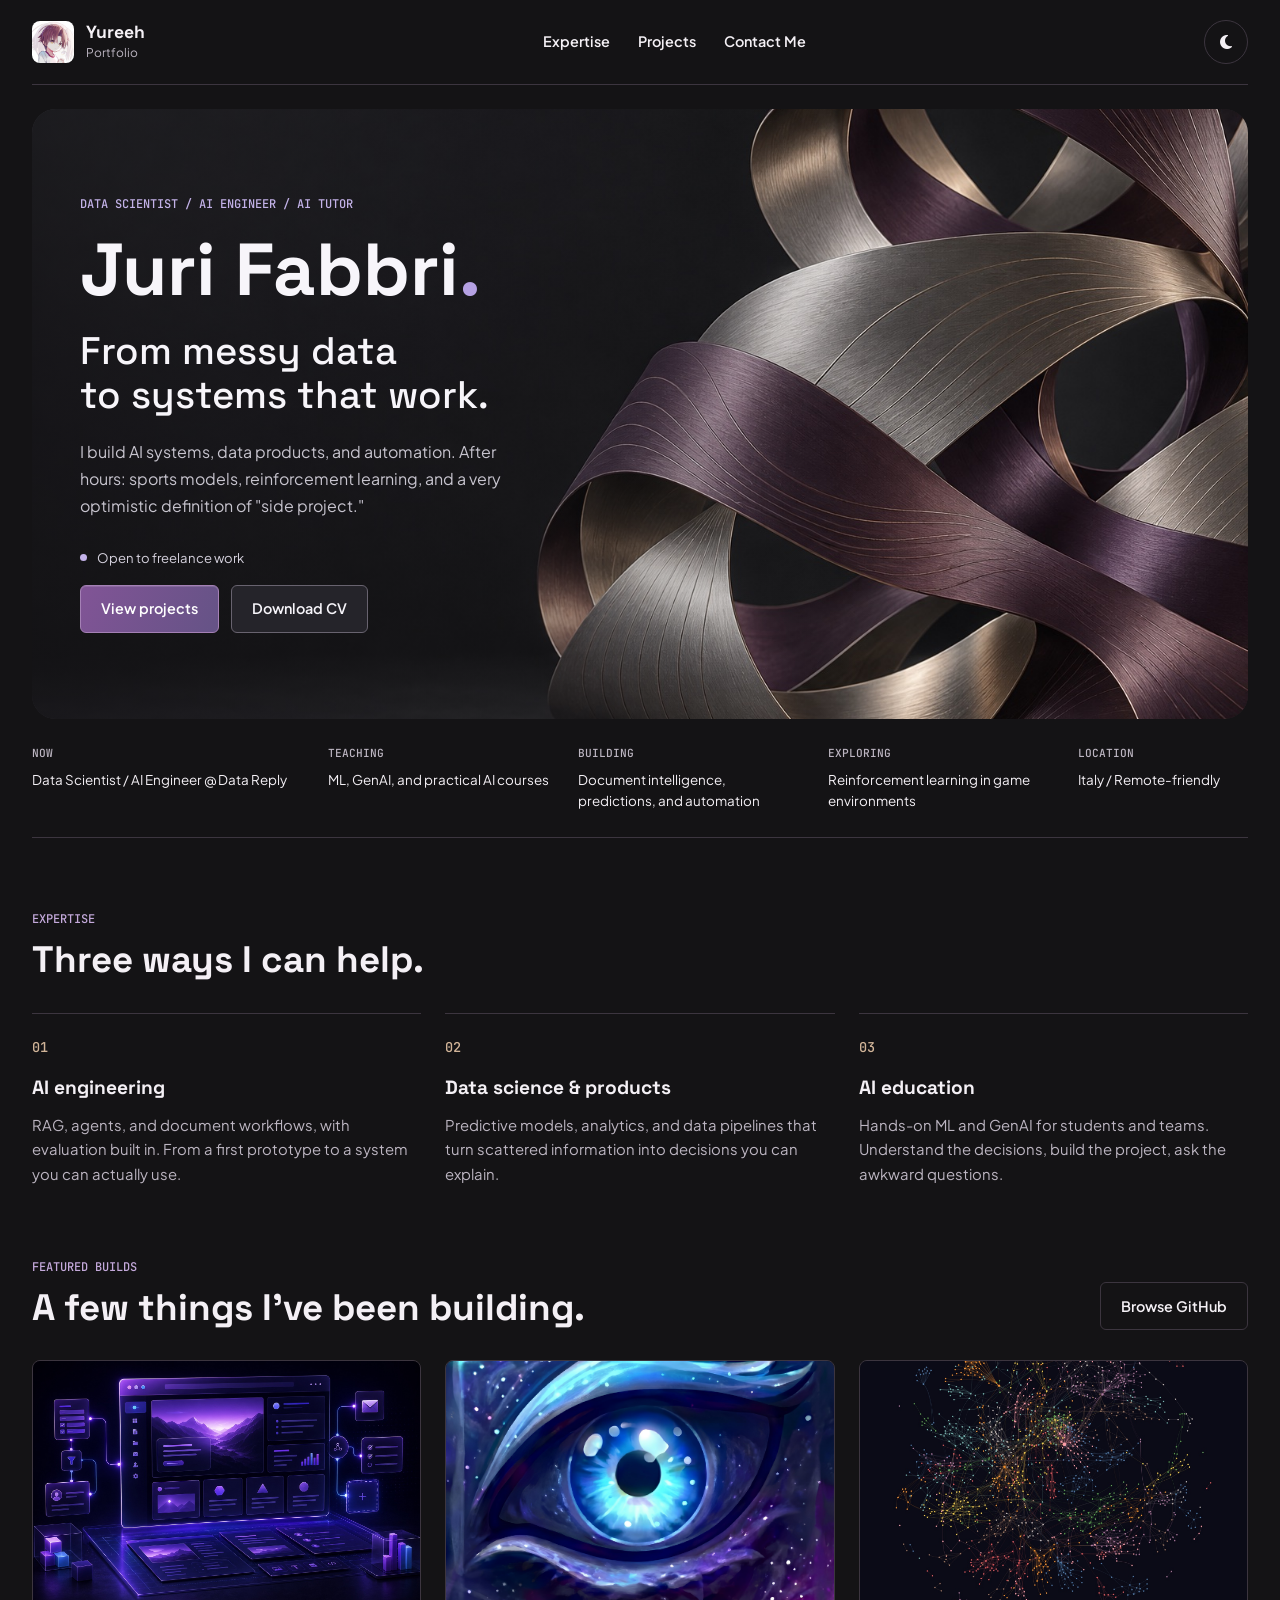
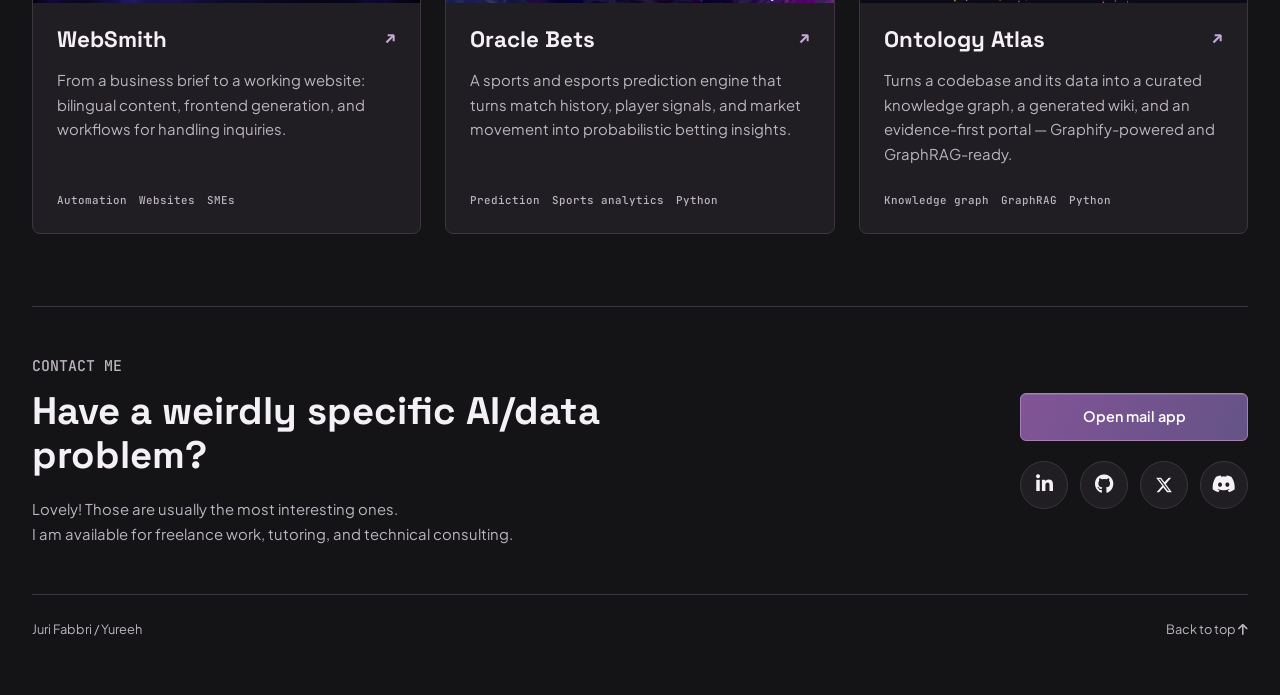
<file: index.html>
<!doctype html>
<html lang="en" xml:lang="en">
  <head>
    <title>Juri Fabbri | Data Scientist & AI Engineer</title>
    <meta charset="utf-8" />
    <meta
      name="viewport"
      content="width=device-width, initial-scale=1"
    />
    <meta
      name="description"
      content="Juri Fabbri, aka Yureeh. Data Scientist and AI Engineer building AI systems, automation workflows, data products, and suspiciously serious side projects."
    />
    <link rel="stylesheet" href="assets/css/fontawesome-all.min.css" />
    <link rel="stylesheet" href="assets/css/main.css?v=20" />
    <link rel="icon" type="image/svg+xml" sizes="any" href="/favicon.svg?v=4" />
  </head>
  <body class="is-preload" data-theme="dark">
    <div class="page">
      <header class="site-header">
        <a class="brand" href="#top" aria-label="Go to top">
          <img
            src="assets/css/images/icon.png"
            alt="Yureeh avatar"
            class="brand-avatar"
          />
          <span>
            <strong>Yureeh</strong>
            <small>Portfolio</small>
          </span>
        </a>

        <nav class="site-nav" aria-label="Main navigation">
          <a href="#services">Expertise</a>
          <a href="#projects">Projects</a>
          <a href="#contact">Contact Me</a>
        </nav>

        <div class="header-actions">
          <button class="theme-toggle" type="button" aria-label="Toggle theme">
            <i class="toggle-icon fas fa-moon" aria-hidden="true"></i>
          </button>
        </div>
      </header>

      <main id="top">
        <section class="hero" aria-labelledby="hero-title">
          <div class="hero-content">
            <p class="eyebrow">Data Scientist / AI Engineer / AI Tutor</p>
            <h1 id="hero-title">Juri Fabbri<span class="name-period">.</span></h1>
            <p class="hero-statement">From messy data<br />to systems that work.</p>
            <p class="lead">
              I build AI systems, data products, and automation. After hours:
              sports models, reinforcement learning, and a very optimistic definition of "side project."
            </p>
            <div class="availability-pill">
              <span class="status-dot" aria-hidden="true"></span>
              Open to freelance work
            </div>
            <div class="hero-actions">
              <a class="btn primary" href="#projects">View projects</a>
              <a class="btn subtle" href="data/Juri_Fabbri_Resume.pdf" download
                >Download CV</a
              >
            </div>
          </div>

        </section>

          <aside class="signal-panel" aria-label="Current focus">
            <dl class="signal-list">
              <div>
                <dt>Now</dt>
                <dd>Data Scientist / AI Engineer @ Data Reply</dd>
              </div>
              <div>
                <dt>Teaching</dt>
                <dd>ML, GenAI, and practical AI courses</dd>
              </div>
              <div>
                <dt>Building</dt>
                <dd>Document intelligence, predictions, and automation</dd>
              </div>
              <div>
                <dt>Exploring</dt>
                <dd>Reinforcement learning in game environments</dd>
              </div>
              <div>
                <dt>Location</dt>
                <dd>Italy / Remote-friendly</dd>
              </div>
            </dl>
          </aside>

        <section class="services" id="services">
          <div class="section-heading">
            <p class="eyebrow">Expertise</p>
            <h2>Three ways I can help.</h2>
          </div>
          <div class="service-grid">
            <article class="service-card">
              <span class="service-number" aria-hidden="true">01</span>
              <h3>AI engineering</h3>
              <p>
                RAG, agents, and document workflows, with evaluation built in.
                From a first prototype to a system you can actually use.
              </p>
            </article>
            <article class="service-card">
              <span class="service-number" aria-hidden="true">02</span>
              <h3>Data science & products</h3>
              <p>
                Predictive models, analytics, and data pipelines that turn
                scattered information into decisions you can explain.
              </p>
            </article>
            <article class="service-card">
              <span class="service-number" aria-hidden="true">03</span>
              <h3>AI education</h3>
              <p>
                Hands-on ML and GenAI for students and teams. Understand the
                decisions, build the project, ask the awkward questions.
              </p>
            </article>
          </div>
        </section>

        <section class="projects" id="projects">
          <div class="section-heading split">
            <div>
              <p class="eyebrow">Featured builds</p>
              <h2>A few things I've been building.</h2>
            </div>
            <a
              class="btn subtle"
              href="https://github.com/Yureehh?tab=repositories"
              rel="noopener noreferrer"
              target="_blank"
              >Browse GitHub</a
            >
          </div>

          <div class="projects-grid">
            <a class="project-card" href="websmith/" aria-label="WebSmith page">
              <div
                class="project-thumb"
                style="--thumb-image: url(&quot;../../data/websmith.jpg&quot;)"
              >
                <span>WebSmith</span>
              </div>
              <div class="project-body">
                <h3>WebSmith</h3>
                <p>
                  From a business brief to a working website: bilingual content,
                  frontend generation, and workflows for handling inquiries.
                </p>
                <div class="tag-row">
                  <span>Automation</span>
                  <span>Websites</span>
                  <span>SMEs</span>
                </div>
              </div>
            </a>

            <a
              class="project-card"
              href="https://github.com/Yureehh/Oracle-Bets"
              rel="noopener noreferrer"
              target="_blank"
              aria-label="Oracle Bets repository"
            >
              <div
                class="project-thumb"
                style="
                  --thumb-image: url(&quot;../../data/oracle_bets.jpg&quot;);
                "
              >
                <span>Oracle Bets</span>
              </div>
              <div class="project-body">
                <h3>Oracle Bets</h3>
                <p>
                  A sports and esports prediction engine that turns match
                  history, player signals, and market movement into
                  probabilistic betting insights.
                </p>
                <div class="tag-row">
                  <span>Prediction</span>
                  <span>Sports analytics</span>
                  <span>Python</span>
                </div>
              </div>
            </a>

            <a
              class="project-card"
              href="https://github.com/Yureehh/ontology_atlas"
              rel="noopener noreferrer"
              target="_blank"
              aria-label="Ontology Atlas repository"
            >
              <div
                class="project-thumb"
                style="
                  --thumb-image: url(&quot;../../data/ontology-atlas.jpg&quot;);
                "
              >
                <span>Ontology Atlas</span>
              </div>
              <div class="project-body">
                <h3>Ontology Atlas</h3>
                <p>
                  Turns a codebase and its data into a curated knowledge graph,
                  a generated wiki, and an evidence-first portal —
                  Graphify-powered and GraphRAG-ready.
                </p>
                <div class="tag-row">
                  <span>Knowledge graph</span>
                  <span>GraphRAG</span>
                  <span>Python</span>
                </div>
              </div>
            </a>
          </div>
        </section>

        <section class="contact" id="contact">
          <div>
            <p class="eyebrow">Contact Me</p>
            <h2>Have a weirdly specific AI/data problem?</h2>
            <p>
              Lovely! Those are usually the most interesting ones.<br />
              I am available for freelance work, tutoring, and technical
              consulting.
            </p>
          </div>
          <div class="contact-actions" aria-label="Contact links">
            <a
              class="social-link social-linkedin"
              href="https://www.linkedin.com/in/juri-fabbri/"
              rel="noopener noreferrer"
              target="_blank"
              aria-label="LinkedIn"
            >
              <i class="fab fa-linkedin-in"></i>
            </a>
            <a
              class="social-link social-github"
              href="https://github.com/Yureehh"
              rel="noopener noreferrer"
              target="_blank"
              aria-label="GitHub"
            >
              <i class="fab fa-github"></i>
            </a>
            <a
              class="btn primary email-action contact-mail"
              href="mailto:fabbri.juri@gmail.com"
              data-copy="fabbri.juri@gmail.com"
              data-toast="Email copied to clipboard"
              >Open mail app</a
            >
            <a
              class="social-link social-x"
              href="https://x.com/Yureewastaken"
              rel="noopener noreferrer"
              target="_blank"
              aria-label="X"
            >
              <svg viewBox="0 0 24 24" aria-hidden="true">
                <path
                  d="M18.244 2.25h3.308l-7.227 8.26L22.5 21.75h-6.4l-5.014-6.552-5.73 6.552H2.048l7.73-8.84L1.5 2.25h6.564l4.53 5.995zM17.07 19.75h1.833L7.07 4.145H5.11z"
                />
              </svg>
            </a>
            <button
              class="social-link social-discord"
              type="button"
              data-copy="yureeh"
              data-toast="Discord username copied"
              aria-label="Discord"
            >
              <i class="fab fa-discord"></i>
            </button>
          </div>
        </section>
      </main>
      <footer class="site-footer"><span>Juri Fabbri / Yureeh</span><a href="#top">Back to top <i class="fas fa-arrow-up" aria-hidden="true"></i></a></footer>
    </div>

    <script>
      document.addEventListener("DOMContentLoaded", () => {
        document.body.classList.remove("is-preload");

        const themeToggle = document.querySelector(".theme-toggle");
        const toggleIcon = document.querySelector(".toggle-icon");
        const storedTheme = localStorage.getItem("theme");
        const initialTheme = storedTheme || "dark";

        document.body.dataset.theme = initialTheme;
        toggleIcon.classList.toggle("fa-moon", initialTheme === "dark");
        toggleIcon.classList.toggle("fa-sun", initialTheme !== "dark");

        themeToggle.addEventListener("click", () => {
          const nextTheme =
            document.body.dataset.theme === "dark" ? "light" : "dark";
          document.body.dataset.theme = nextTheme;
          localStorage.setItem("theme", nextTheme);
          toggleIcon.classList.toggle("fa-moon", nextTheme === "dark");
          toggleIcon.classList.toggle("fa-sun", nextTheme !== "dark");
        });

        const showToast = (target, message) => {
          const toast = document.createElement("div");
          toast.className = "copy-toast";
          toast.setAttribute("role", "status");
          const copiedText = target.dataset.copy;
          toast.innerHTML = copiedText
            ? `<strong>${message}</strong><span>${copiedText}</span>`
            : `<strong>${message}</strong>`;
          document.body.appendChild(toast);
          requestAnimationFrame(() => toast.classList.add("show"));
          setTimeout(() => {
            toast.classList.remove("show");
            setTimeout(() => toast.remove(), 220);
          }, 1900);
        };

        document.querySelectorAll("[data-copy]").forEach((target) => {
          target.addEventListener("click", async () => {
            const text = target.dataset.copy;
            if (!text) return;
            if (navigator.clipboard && window.isSecureContext) {
              try {
                await navigator.clipboard.writeText(text);
                showToast(target, target.dataset.toast || "Copied");
                return;
              } catch {}
            }
            showToast(target, "You can reach me here");
          });
        });

      });
    </script>
  </body>
</html>
</file>
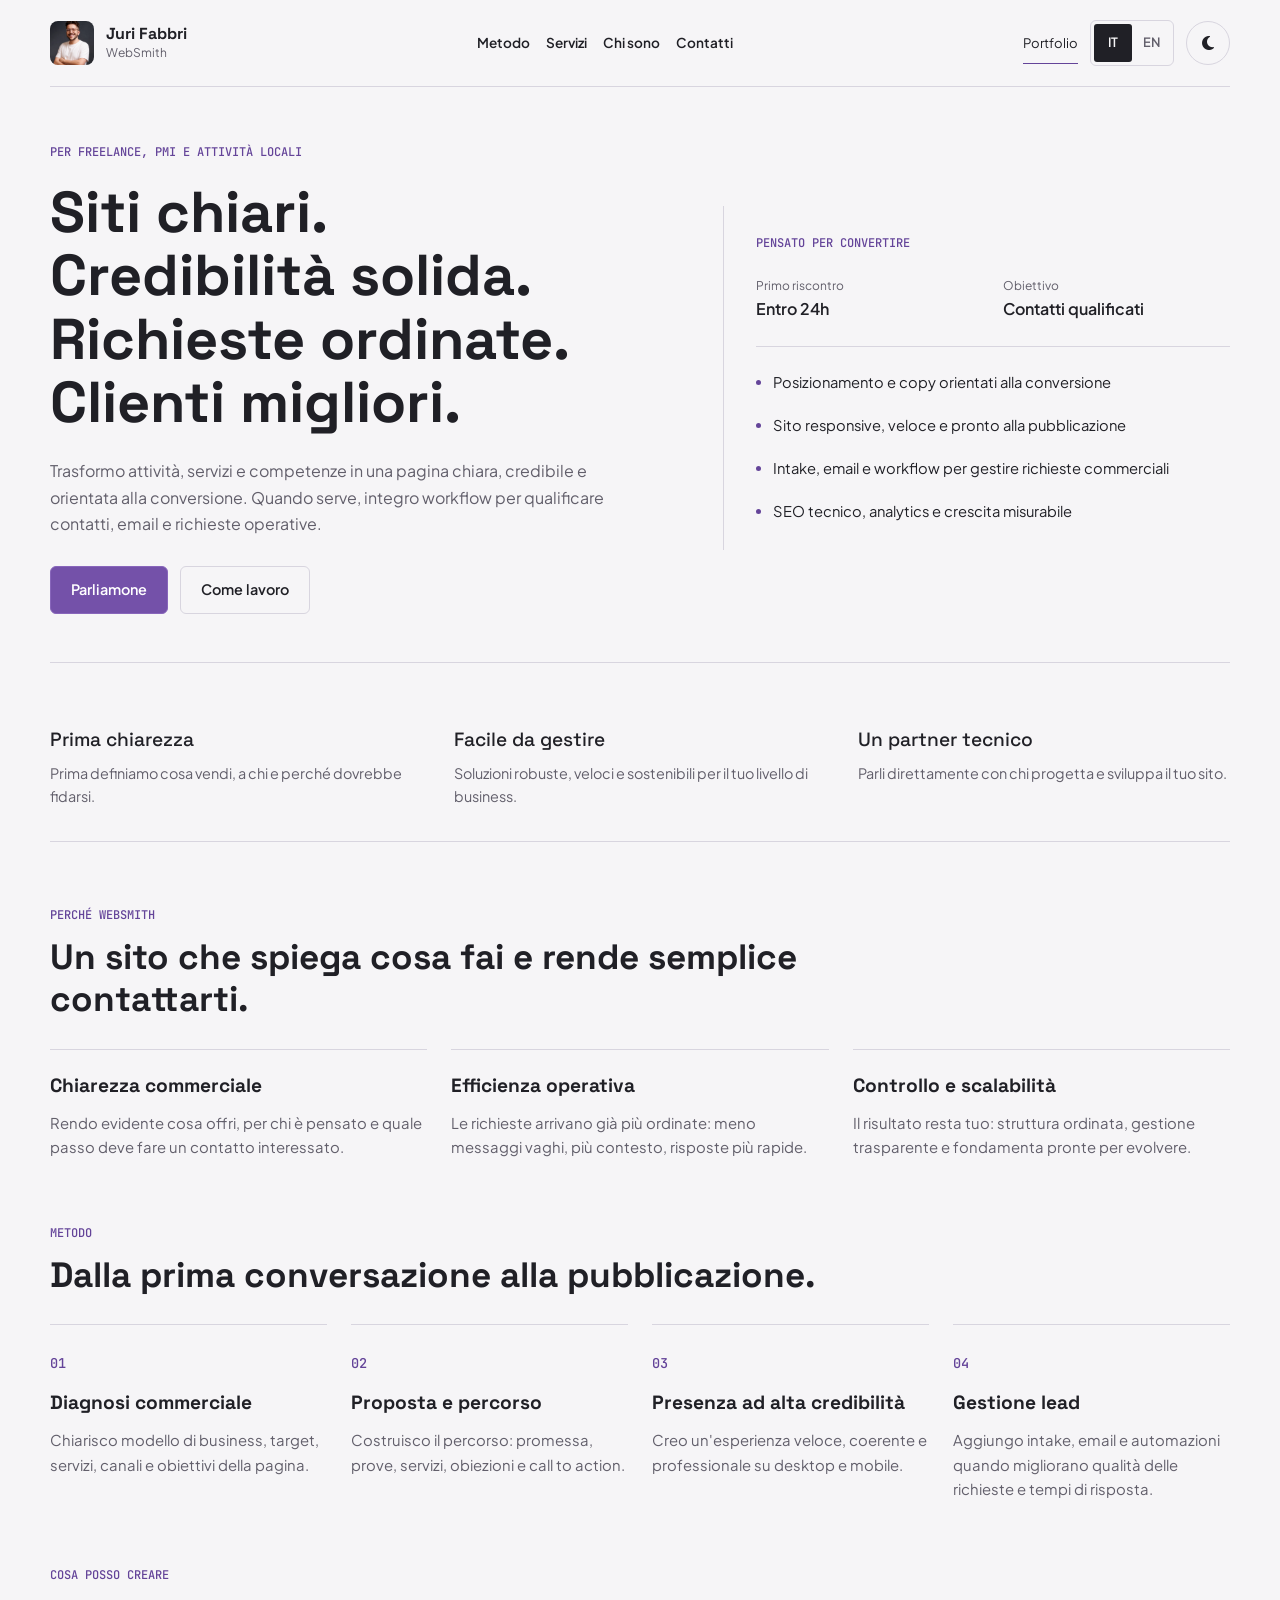
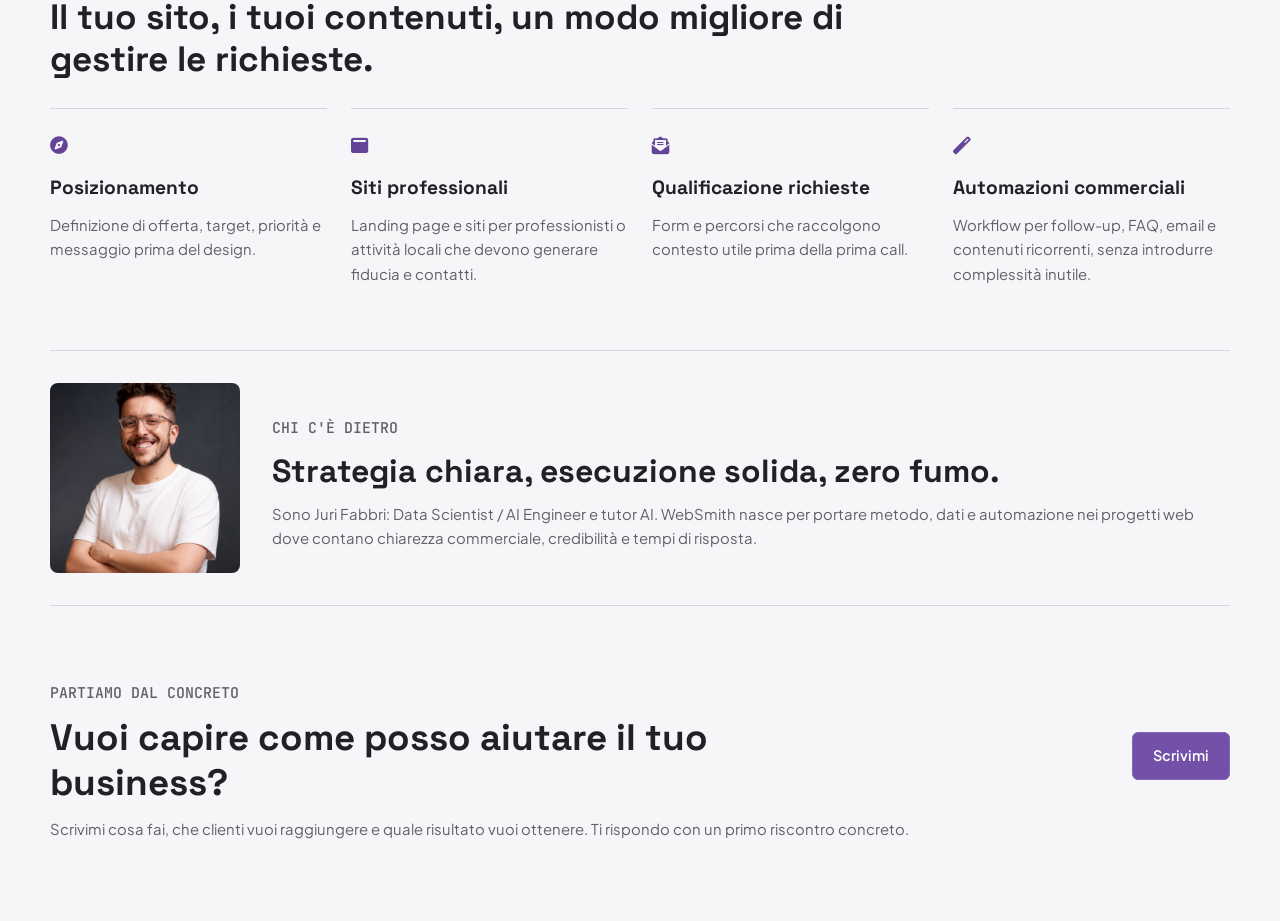
<file: websmith/index.html>
<!DOCTYPE html>
<html lang="it" xml:lang="it">
  <head>
    <title>WebSmith | Juri Fabbri</title>
    <meta charset="utf-8" />
    <meta
      name="viewport"
      content="width=device-width, initial-scale=1"
    />
    <meta
      name="description"
      content="WebSmith di Juri Fabbri: siti web professionali, posizionamento chiaro e automazioni operative per freelance, PMI e attività locali."
    />
    <link rel="stylesheet" href="../assets/css/fontawesome-all.min.css" />
    <link rel="stylesheet" href="../assets/css/builder.css?v=17" />
    <link
      rel="icon"
      type="image/svg+xml"
      sizes="any"
      href="/favicon.svg?v=4"
    />
  </head>
  <body data-theme="light">
    <header class="topbar">
      <a class="brand" href="#top" aria-label="Go to WebSmith top">
        <img
          class="brand-avatar"
          src="../assets/css/images/juri-avatar.png"
          alt="Juri Fabbri"
        />
        <span>
          <strong>Juri Fabbri</strong>
          <small>WebSmith</small>
        </span>
      </a>

      <nav class="nav" aria-label="Service navigation">
        <a href="#method" data-it="Metodo" data-en="Method">Metodo</a>
        <a href="#offer" data-it="Servizi" data-en="Services">Servizi</a>
        <a href="#about" data-it="Chi sono" data-en="About">Chi sono</a>
        <a href="#contact" data-it="Contatti" data-en="Contact">Contatti</a>
      </nav>

      <div class="top-actions">
        <a
          class="portfolio-link"
          href="../"
          data-it="Portfolio"
          data-en="Portfolio"
          >Portfolio</a
        >
        <div class="lang-switch" aria-label="Language switch">
          <button class="active" type="button" data-lang-button="it">IT</button>
          <button type="button" data-lang-button="en">EN</button>
        </div>
        <button class="theme-toggle" type="button" aria-label="Tema scuro">
          <i class="theme-icon fas fa-moon" aria-hidden="true"></i>
        </button>
      </div>
    </header>

    <main id="top">
      <section class="hero" aria-labelledby="hero-title">
        <div class="hero-shell">
          <div class="hero-copy">
            <p
              class="eyebrow"
              data-it="Per freelance, PMI e attività locali"
              data-en="For freelancers, SMEs and local businesses"
            >
              Per freelance, PMI e attività locali
            </p>
            <h1
              id="hero-title"
              data-lines="true"
              data-it="Siti chiari.|Credibilità solida.|Richieste ordinate.|Clienti migliori."
              data-en="Clear websites.|Solid trust.|Better workflows.|Better inquiries."
            >
              Siti chiari.<br />
              Credibilità solida.<br />
              Richieste ordinate.<br />
              Clienti migliori.
            </h1>
            <p
              class="lead"
              data-it="Trasformo attività, servizi e competenze in una pagina chiara, credibile e orientata alla conversione. Quando serve, integro workflow per qualificare contatti, email e richieste operative."
              data-en="I turn businesses, services, and expertise into a clear, credible, conversion-oriented page. When useful, I integrate workflows to qualify leads, emails, and operational requests."
            >
              Trasformo attività, servizi e competenze in una pagina chiara,
              credibile e orientata alla conversione. Quando serve, integro
              workflow per qualificare contatti, email e richieste operative.
            </p>
            <div class="hero-actions">
              <a
                class="btn primary"
                href="https://mail.google.com/mail/?view=cm&fs=1&to=fabbri.juri@gmail.com&su=WebSmith%20inquiry"
                rel="noopener noreferrer"
                target="_blank"
                data-copy="fabbri.juri@gmail.com"
                data-toast-it="Email copiata negli appunti"
                data-toast-en="Email copied to clipboard"
                data-it="Parliamone"
                data-en="Let's talk"
                >Parliamone</a
              >
              <a
                class="btn secondary"
                href="#method"
                data-it="Come lavoro"
                data-en="How I work"
                >Come lavoro</a
              >
            </div>
          </div>

          <aside class="hero-summary" aria-label="WebSmith summary">
            <p class="summary-label" data-it="Pensato per convertire" data-en="Built to convert">
              Pensato per convertire
            </p>
            <div class="summary-grid">
              <div>
                <span data-it="Primo riscontro" data-en="First response">Primo riscontro</span>
                <strong data-it="Entro 24h" data-en="Within 24h"
                  >Entro 24h</strong
                >
              </div>
              <div>
                <span data-it="Obiettivo" data-en="Goal">Obiettivo</span>
                <strong data-it="Contatti qualificati" data-en="Qualified leads"
                  >Contatti qualificati</strong
                >
              </div>
            </div>
            <ul>
              <li
                data-it="Posizionamento e copy orientati alla conversione"
                data-en="Conversion-ready positioning and copy"
              >
                Posizionamento e copy orientati alla conversione
              </li>
              <li
                data-it="Sito responsive, veloce e pronto alla pubblicazione"
                data-en="Fast responsive site, ready to publish"
              >
                Sito responsive, veloce e pronto alla pubblicazione
              </li>
              <li
                data-it="Intake, email e workflow per gestire richieste commerciali"
                data-en="Lead intake, email, and request workflows"
              >
                Intake, email e workflow per gestire richieste commerciali
              </li>
              <li
                data-it="SEO tecnico, analytics e crescita misurabile"
                data-en="Technical SEO, analytics, and measurable growth"
              >
                SEO tecnico, analytics e crescita misurabile
              </li>
            </ul>
          </aside>
        </div>
      </section>

      <section class="proof-strip" aria-label="Service strengths">
        <div>
          <strong data-it="Prima chiarezza" data-en="Clarity first"
            >Prima chiarezza</strong
          >
          <span
            data-it="Prima definiamo cosa vendi, a chi e perché dovrebbe fidarsi."
            data-en="First we define what you sell, to whom, and why they should trust you."
            >Prima definiamo cosa vendi, a chi e perché dovrebbe fidarsi.</span
          >
        </div>
        <div>
          <strong data-it="Facile da gestire" data-en="Easy to maintain"
            >Facile da gestire</strong
          >
          <span
            data-it="Soluzioni robuste, veloci e sostenibili per il tuo livello di business."
            data-en="Robust, fast, sustainable solutions for your business stage."
            >Soluzioni robuste, veloci e sostenibili per il tuo livello di business.</span
          >
        </div>
        <div>
          <strong data-it="Un partner tecnico" data-en="One technical partner"
            >Un partner tecnico</strong
          >
          <span
            data-it="Parli direttamente con chi progetta e sviluppa il tuo sito."
            data-en="Work directly with the person designing and building your site."
            >Parli direttamente con chi progetta e sviluppa il tuo sito.</span
          >
        </div>
      </section>

      <section class="section why">
        <div class="section-heading">
          <p class="eyebrow" data-it="Perché WebSmith" data-en="Why WebSmith">
            Perché WebSmith
          </p>
          <h2
            data-it="Un sito che spiega cosa fai e rende semplice contattarti."
            data-en="A website that explains your work and makes it easy to contact you."
          >
            Un sito che spiega cosa fai e rende semplice contattarti.
          </h2>
        </div>
        <div class="why-grid">
          <article>
            <h3 data-it="Chiarezza commerciale" data-en="Commercial clarity">
              Chiarezza commerciale
            </h3>
            <p
              data-it="Rendo evidente cosa offri, per chi è pensato e quale passo deve fare un contatto interessato."
              data-en="I make clear what you offer, who it is for, and what step an interested contact should take."
            >
              Rendo evidente cosa offri, per chi è pensato e quale passo deve
              fare un contatto interessato.
            </p>
          </article>
          <article>
            <h3 data-it="Efficienza operativa" data-en="Operational efficiency">
              Efficienza operativa
            </h3>
            <p
              data-it="Le richieste arrivano già più ordinate: meno messaggi vaghi, più contesto, risposte più rapide."
              data-en="Inquiries arrive already structured: fewer vague messages, more context, faster replies."
            >
              Le richieste arrivano già più ordinate: meno messaggi vaghi, più
              contesto, risposte più rapide.
            </p>
          </article>
          <article>
            <h3 data-it="Controllo e scalabilità" data-en="Control and scalability">
              Controllo e scalabilità
            </h3>
            <p
              data-it="Il risultato resta tuo: struttura ordinata, gestione trasparente e fondamenta pronte per evolvere."
              data-en="The result stays yours: organized structure, transparent management, and foundations ready to evolve."
            >
              Il risultato resta tuo: struttura ordinata, gestione trasparente e
              fondamenta pronte per evolvere.
            </p>
          </article>
        </div>
      </section>

      <section class="section" id="method">
        <div class="section-heading">
          <p class="eyebrow" data-it="Metodo" data-en="Method">Metodo</p>
          <h2
            data-it="Dalla prima conversazione alla pubblicazione."
            data-en="From our first conversation to launch."
          >
            Dalla prima conversazione alla pubblicazione.
          </h2>
        </div>

        <div class="steps">
          <article>
            <span>01</span>
            <h3 data-it="Diagnosi commerciale" data-en="Commercial diagnosis">
              Diagnosi commerciale
            </h3>
            <p
              data-it="Chiarisco modello di business, target, servizi, canali e obiettivi della pagina."
              data-en="I clarify the business model, target, services, channels, and page objectives."
            >
              Chiarisco modello di business, target, servizi, canali e
              obiettivi della pagina.
            </p>
          </article>
          <article>
            <span>02</span>
            <h3 data-it="Proposta e percorso" data-en="Offer and journey">
              Proposta e percorso
            </h3>
            <p
              data-it="Costruisco il percorso: promessa, prove, servizi, obiezioni e call to action."
              data-en="I shape the journey: promise, proof, services, objections, and calls to action."
            >
              Costruisco il percorso: promessa, prove, servizi, obiezioni e
              call to action.
            </p>
          </article>
          <article>
            <span>03</span>
            <h3 data-it="Presenza ad alta credibilità" data-en="High-trust presence">
              Presenza ad alta credibilità
            </h3>
            <p
              data-it="Creo un'esperienza veloce, coerente e professionale su desktop e mobile."
              data-en="I create a fast, consistent, professional experience across desktop and mobile."
            >
              Creo un'esperienza veloce, coerente e professionale su desktop e
              mobile.
            </p>
          </article>
          <article>
            <span>04</span>
            <h3 data-it="Gestione lead" data-en="Lead handling">
              Gestione lead
            </h3>
            <p
              data-it="Aggiungo intake, email e automazioni quando migliorano qualità delle richieste e tempi di risposta."
              data-en="I add intake, email, and automations when they improve inquiry quality and response time."
            >
              Aggiungo intake, email e automazioni quando migliorano qualità
              delle richieste e tempi di risposta.
            </p>
          </article>
        </div>
      </section>

      <section class="section offer" id="offer">
        <div class="section-heading">
          <p class="eyebrow" data-it="Cosa posso creare" data-en="What I can build">
            Cosa posso creare
          </p>
          <h2
            data-it="Il tuo sito, i tuoi contenuti, un modo migliore di gestire le richieste."
            data-en="Your website, your content, a better way to handle inquiries."
          >
            Il tuo sito, i tuoi contenuti, un modo migliore di gestire le richieste.
          </h2>
        </div>

        <div class="offer-grid">
          <article>
            <i class="fas fa-compass" aria-hidden="true"></i>
            <h3 data-it="Posizionamento" data-en="Positioning">
              Posizionamento
            </h3>
            <p
              data-it="Definizione di offerta, target, priorità e messaggio prima del design."
              data-en="Definition of offer, target, priorities, and message before design."
            >
              Definizione di offerta, target, priorità e messaggio prima del
              design.
            </p>
          </article>
          <article>
            <i class="fas fa-window-maximize" aria-hidden="true"></i>
            <h3 data-it="Siti professionali" data-en="Professional websites">
              Siti professionali
            </h3>
            <p
              data-it="Landing page e siti per professionisti o attività locali che devono generare fiducia e contatti."
              data-en="Landing pages and sites for professionals or local businesses that need to generate trust and inquiries."
            >
              Landing page e siti per professionisti o attività locali che
              devono generare fiducia e contatti.
            </p>
          </article>
          <article>
            <i class="fas fa-envelope-open-text" aria-hidden="true"></i>
            <h3 data-it="Qualificazione richieste" data-en="Inquiry qualification">
              Qualificazione richieste
            </h3>
            <p
              data-it="Form e percorsi che raccolgono contesto utile prima della prima call."
              data-en="Forms and journeys that collect useful context before the first call."
            >
              Form e percorsi che raccolgono contesto utile prima della prima
              call.
            </p>
          </article>
          <article>
            <i class="fas fa-magic" aria-hidden="true"></i>
            <h3 data-it="Automazioni commerciali" data-en="Commercial automations">
              Automazioni commerciali
            </h3>
            <p
              data-it="Workflow per follow-up, FAQ, email e contenuti ricorrenti, senza introdurre complessità inutile."
              data-en="Workflows for follow-ups, FAQs, email, and recurring content, without adding unnecessary complexity."
            >
              Workflow per follow-up, FAQ, email e contenuti ricorrenti, senza
              introdurre complessità inutile.
            </p>
          </article>
        </div>
      </section>

      <section class="section about" id="about">
        <div class="about-card">
          <img src="../assets/css/images/juri-avatar.png" alt="Juri Fabbri" />
          <div>
            <p class="eyebrow" data-it="Chi c'è dietro" data-en="Who is behind it">
              Chi c'è dietro
            </p>
            <h2
              data-it="Strategia chiara, esecuzione solida, zero fumo."
              data-en="Clear strategy, solid execution, no fluff."
            >
              Strategia chiara, esecuzione solida, zero fumo.
            </h2>
            <p
              data-it="Sono Juri Fabbri: Data Scientist / AI Engineer e tutor AI. WebSmith nasce per portare metodo, dati e automazione nei progetti web dove contano chiarezza commerciale, credibilità e tempi di risposta."
              data-en="I am Juri Fabbri: Data Scientist / AI Engineer and AI tutor. WebSmith brings method, data, and automation to web projects where commercial clarity, credibility, and response time matter."
            >
              Sono Juri Fabbri: Data Scientist / AI Engineer e tutor AI.
              WebSmith nasce per portare metodo, dati e automazione nei
              progetti web dove contano chiarezza commerciale, credibilità e
              tempi di risposta.
            </p>
          </div>
        </div>
      </section>

      <section class="cta" id="contact">
        <div>
          <p class="eyebrow" data-it="Partiamo dal concreto" data-en="Start from concrete needs">
            Partiamo dal concreto
          </p>
          <h2
            data-it="Vuoi capire come posso aiutare il tuo business?"
            data-en="Want to see how I can help your business?"
          >
            Vuoi capire come posso aiutare il tuo business?
          </h2>
          <p
            data-it="Scrivimi cosa fai, che clienti vuoi raggiungere e quale risultato vuoi ottenere. Ti rispondo con un primo riscontro concreto."
            data-en="Tell me what you do, which customers you want to reach, and what outcome you want. I will reply with a concrete first assessment."
          >
            Scrivimi cosa fai, che clienti vuoi raggiungere e quale risultato
            vuoi ottenere. Ti rispondo con un primo riscontro concreto.
          </p>
        </div>
        <a
          class="btn primary"
          href="https://mail.google.com/mail/?view=cm&fs=1&to=fabbri.juri@gmail.com&su=WebSmith%20inquiry"
          rel="noopener noreferrer"
          target="_blank"
          data-copy="fabbri.juri@gmail.com"
          data-toast-it="Email copiata negli appunti"
          data-toast-en="Email copied to clipboard"
          data-it="Scrivimi"
          data-en="Email me"
          >Scrivimi</a
        >
      </section>
    </main>

    <script>
      document.addEventListener("DOMContentLoaded", () => {
        const languageButtons = document.querySelectorAll("[data-lang-button]");
        const translatable = document.querySelectorAll("[data-it][data-en]");
        const themeToggle = document.querySelector(".theme-toggle");
        const themeIcon = document.querySelector(".theme-icon");

        const setLanguage = (lang, persist = true) => {
          document.documentElement.lang = lang;
          translatable.forEach((node) => {
            if (node.dataset.lines === "true") {
              node.replaceChildren(
                ...node.dataset[lang].split("|").flatMap((line, index) =>
                  index === 0
                    ? [document.createTextNode(line)]
                    : [document.createElement("br"), document.createTextNode(line)]
                )
              );
              return;
            }
            node.textContent = node.dataset[lang];
          });
          languageButtons.forEach((button) => {
            button.classList.toggle("active", button.dataset.langButton === lang);
            button.setAttribute("aria-pressed", String(button.dataset.langButton === lang));
          });
          if (persist) localStorage.setItem("websmith-language", lang);
        };

        const setTheme = (theme, persist = true) => {
          document.body.dataset.theme = theme;
          themeIcon.classList.toggle("fa-moon", theme === "light");
          themeIcon.classList.toggle("fa-sun", theme === "dark");
          themeToggle.setAttribute(
            "aria-label",
            theme === "light" ? "Tema scuro" : "Tema chiaro"
          );
          if (persist) localStorage.setItem("websmith-theme", theme);
        };

        languageButtons.forEach((button) => {
          button.addEventListener("click", () => {
            setLanguage(button.dataset.langButton);
          });
        });

        themeToggle.addEventListener("click", () => {
          setTheme(document.body.dataset.theme === "dark" ? "light" : "dark");
        });

        setLanguage(localStorage.getItem("websmith-language") || "it", false);
        setTheme(localStorage.getItem("websmith-theme") || "light", false);

        const showToast = (target, message) => {
          const toast = document.createElement("div");
          toast.className = "copy-toast";
          toast.setAttribute("role", "status");
          const copiedText = target.dataset.copy;
          toast.innerHTML = copiedText
            ? `<strong>${message}</strong><span>${copiedText}</span>`
            : `<strong>${message}</strong>`;
          document.body.appendChild(toast);
          requestAnimationFrame(() => toast.classList.add("show"));
          setTimeout(() => {
            toast.classList.remove("show");
            setTimeout(() => toast.remove(), 220);
          }, 1900);
        };

        document.querySelectorAll("[data-copy]").forEach((target) => {
          target.addEventListener("click", async () => {
            const text = target.dataset.copy;
            const lang = document.documentElement.lang || "it";
            if (navigator.clipboard && window.isSecureContext) {
              try {
                await navigator.clipboard.writeText(text);
                showToast(target, lang === "it" ? target.dataset.toastIt : target.dataset.toastEn);
                return;
              } catch {}
            }
            showToast(
              target,
              lang === "it"
                ? "Scrivimi a questo indirizzo"
                : "You can reach me here"
            );
          });
        });

      });
    </script>
  </body>
</html>
</file>
<file: assets/css/main.css>
@import url("https://fonts.googleapis.com/css2?family=JetBrains+Mono:wght@500;700&family=Plus+Jakarta+Sans:wght@400;500;600;700&family=Space+Grotesk:wght@500;600;700&display=swap");

* { box-sizing: border-box; margin: 0; padding: 0; }
:root { color-scheme: dark; scroll-behavior: smooth; scroll-padding-top: 110px; }
body {
  --bg: #141315; --bg-elevated: #201e22; --text-primary: #f4f0f5;
  --text-secondary: #bcb5c1; --accent: #c4a9db; --border: #3c353f; --detail: #d1b498;
  background: var(--bg); color: var(--text-primary);
  font-family: "Plus Jakarta Sans", system-ui, sans-serif; font-size: 1rem; line-height: 1.65;
}
body[data-theme="light"] {
  color-scheme: light; --bg: #f7f6f8; --bg-elevated: #ffffff;
  --text-primary: #29232e; --text-secondary: #6a606f; --accent: #76518d; --border: #ddd6e1; --detail: #93643d;
}
a { color: inherit; }
button { font: inherit; }
a, button { -webkit-tap-highlight-color: transparent; }
:focus-visible { outline: 3px solid var(--accent); outline-offset: 5px; }
.page { width: min(1240px, calc(100% - 64px)); margin: auto; }
.site-header {
  display: flex; align-items: center; justify-content: space-between; gap: 24px;
  padding: 20px 0; border-bottom: 1px solid var(--border);
}
.brand { display: flex; align-items: center; gap: 12px; text-decoration: none; }
.brand-avatar { width: 42px; height: 42px; object-fit: cover; border-radius: 8px; }
.brand strong, .brand small { display: block; }
.brand strong { font-family: "Space Grotesk", sans-serif; font-size: 1.1rem; line-height: 1.2; }
.brand small { color: var(--text-secondary); font-size: .75rem; }
.site-nav { display: flex; gap: 28px; }
.site-nav a { display: flex; align-items: center; min-height: 44px; font-size: .9rem; font-weight: 600; text-decoration: none; }
.site-nav a:hover { color: var(--accent); }
.theme-toggle {
  display: grid; place-items: center; width: 44px; height: 44px;
  color: var(--text-primary); background: transparent; border: 1px solid var(--border); border-radius: 50%; cursor: pointer;
}
main { display: grid; gap: 72px; }
.hero {
  position: relative; isolation: isolate; min-height: 610px; display: flex; align-items: center;
  margin-top: 24px; overflow: hidden; border-radius: 24px; background: #222024; color: #f7f5fa;
}
.hero::before {
  content: ""; position: absolute; inset: 0; z-index: -2;
  background: url("../../data/hero-sculpture.jpg") center / cover no-repeat;
}
.hero::after {
  content: ""; position: absolute; inset: 0; z-index: -1;
  background: linear-gradient(90deg, rgba(20,19,22,.72), rgba(20,19,22,.38) 42%, transparent 70%);
}
.hero-content { width: 62%; padding: 48px; }
.eyebrow { color: var(--accent); font: 500 .75rem/1.5 "JetBrains Mono", monospace; text-transform: uppercase; letter-spacing: 0; }
.hero .eyebrow { color: #c3b2e8; }
h1, h2, h3, .hero-statement { font-family: "Space Grotesk", sans-serif; letter-spacing: 0; }
h1 { font-size: 4.6rem; line-height: 1.06; margin-top: 18px; }
.name-period { color: #b5a1e3; }
.hero-statement { font-size: 2.4rem; line-height: 1.15; margin-top: 20px; font-weight: 500; }
.lead { max-width: 460px; margin-top: 20px; color: #c7c4ce; font-size: 1rem; line-height: 1.7; }
.availability-pill { display: flex; align-items: center; gap: 10px; margin-top: 28px; font-size: .82rem; color: #d6d2de; }
.status-dot { width: 7px; height: 7px; border-radius: 50%; background: #c3b2e8; flex: 0 0 7px; }
.hero-actions { display: flex; flex-wrap: wrap; gap: 12px; margin-top: 16px; }
.btn {
  display: inline-flex; justify-content: center; align-items: center; gap: 8px; min-height: 48px;
  padding: 12px 20px; border: 1px solid var(--border); border-radius: 6px;
  text-decoration: none; font-size: .9rem; font-weight: 600; line-height: 1.3;
  transition: background .2s ease, border-color .2s ease;
}
.btn.primary { color: #fff; background: linear-gradient(115deg, #815496, #655386); border-color: #a480b5; box-shadow: inset 0 1px 0 rgba(255,255,255,.12); }
.btn.primary:hover { background: linear-gradient(115deg, #9060a7, #746197); }
.btn.subtle { background: transparent; }
.btn.subtle:hover { border-color: var(--accent); }
.hero .btn.subtle { border-color: #68636f; background: #25242a; color: #f7f5fa; }
.signal-panel { margin-top: -72px; border-bottom: 1px solid var(--border); padding: 26px 0; }
.signal-list { display: grid; grid-template-columns: 1.2fr 1fr 1fr 1fr .75fr; gap: 24px; }
.signal-list dt { color: var(--text-secondary); font: 500 .7rem/1.5 "JetBrains Mono", monospace; text-transform: uppercase; }
.signal-list dd { font-size: .84rem; line-height: 1.55; margin-top: 8px; }
.service-card p, .project-body p, .contact p { color: var(--text-secondary); font-size: .93rem; }
.section-heading { margin-bottom: 30px; }
.section-heading h2 { font-size: 2.3rem; line-height: 1.2; margin-top: 10px; max-width: 720px; }
.section-heading.split { display: flex; gap: 24px; align-items: flex-end; justify-content: space-between; }
.service-grid, .projects-grid { display: grid; grid-template-columns: repeat(3, minmax(0, 1fr)); gap: 24px; }
.service-card { border-top: 1px solid var(--border); padding-top: 24px; }
.service-number { display: block; color: var(--detail); font: 500 .85rem "JetBrains Mono", monospace; margin-bottom: 20px; }
.service-card h3 { font-size: 1.2rem; line-height: 1.3; margin-bottom: 12px; }
.project-card {
  display: flex; flex-direction: column; text-decoration: none; border: 1px solid var(--border);
  border-radius: 8px; overflow: hidden; background: var(--bg-elevated); min-width: 0;
  transition: border-color .2s ease;
}
.project-card:hover { border-color: var(--accent); }
.project-thumb {
  aspect-ratio: 16 / 10; background: var(--thumb-image) center / cover no-repeat;
}
.project-thumb span { display: none; }
.project-body { display: flex; flex-direction: column; gap: 14px; flex: 1; padding: 24px; }
.project-body h3 { font-size: 1.4rem; line-height: 1.2; }
.project-body h3::after { content: "↗"; float: right; color: var(--accent); font-size: 1.1rem; }
.tag-row { display: flex; flex-wrap: wrap; gap: 8px 12px; margin-top: auto; padding-top: 12px; }
.tag-row span { font: 500 .68rem/1.5 "JetBrains Mono", monospace; color: var(--text-secondary); }
.contact { display: grid; grid-template-columns: 1fr auto; align-items: center; gap: 48px; border-top: 1px solid var(--border); padding: 48px 0; }
.contact h2 { font-size: 2.4rem; line-height: 1.15; max-width: 640px; margin: 12px 0 20px; }
.contact-actions { display: grid; grid-template-columns: repeat(4, 48px); gap: 12px; justify-content: center; }
.contact-mail { grid-row: 1; grid-column: 1 / -1; margin-bottom: 8px; }
.social-link {
  display: grid; place-items: center; width: 48px; height: 48px; border: 1px solid var(--border);
  background: var(--bg-elevated); border-radius: 50%; color: var(--text-primary); text-decoration: none; cursor: pointer;
}
.social-link:hover { border-color: var(--accent); color: var(--accent); }
.social-link i { font-size: 1.2rem; line-height: 1; }
.social-link svg { width: 18px; height: 18px; fill: currentColor; }
.site-footer { display: flex; justify-content: space-between; gap: 24px; border-top: 1px solid var(--border); padding: 24px 0 32px; font-size: .8rem; color: var(--text-secondary); }
.site-footer a { text-decoration: none; min-height: 44px; }
.copy-toast {
  position: fixed; bottom: 24px; left: 50%; z-index: 30; width: min(360px, calc(100% - 32px));
  padding: 16px 20px; display: grid; background: var(--bg-elevated); color: var(--text-primary);
  border: 1px solid var(--accent); border-radius: 8px; text-align: center; opacity: 0;
  transform: translate(-50%, 12px); transition: opacity .2s, transform .2s; pointer-events: none;
}
.copy-toast.show { opacity: 1; transform: translate(-50%, 0); }
.copy-toast span { font-size: .82rem; color: var(--text-secondary); }
@media (max-width: 1000px) {
  .hero-content { width: 70%; padding: 32px; }
  h1 { font-size: 3.8rem; }
  .hero-statement { font-size: 2.1rem; }
  .signal-list { grid-template-columns: repeat(3, 1fr); }
  .contact { grid-template-columns: 1fr; }
  .contact-actions { justify-self: center; }
}
@media (min-width: 641px) and (max-width: 900px) {
  .hero { min-height: 610px; }
  .hero::before { background-position: 62% center; }
  .hero::after { background: linear-gradient(90deg, rgba(20,19,22,.92), rgba(20,19,22,.6) 55%, rgba(20,19,22,.1)); }
  .hero-content { width: 80%; padding: 32px; }
}
@media (max-width: 640px) {
  :root { scroll-padding-top: 24px; }
  .page { width: calc(100% - 40px); }
  .site-header { flex-wrap: wrap; gap: 8px; padding: 16px 0 12px; }
  .header-actions { order: 1; }
  .site-nav { order: 2; width: 100%; justify-content: space-between; gap: 4px; }
  .site-nav a { font-size: .8rem; }
  main { gap: 48px; }
  .hero { min-height: 640px; align-items: flex-end; margin-top: 16px; border-radius: 18px; }
  .hero::before { background-size: auto 390px; background-position: right top; }
  .hero::after { background: linear-gradient(0deg, #222024 0%, #222024 37%, rgba(34,32,36,.8) 57%, transparent 82%); }
  .hero-content { width: 100%; padding: 26px 22px; }
  .hero .eyebrow { max-width: 240px; font-size: .65rem; }
  h1 { font-size: 2.7rem; margin-top: 14px; }
  .hero-statement { font-size: 1.7rem; margin-top: 12px; }
  .lead { font-size: .88rem; line-height: 1.65; margin-top: 14px; }
  .availability-pill { margin-top: 18px; }
  .hero-actions { gap: 8px; }
  .hero-actions .btn { flex: 1; padding: 12px 10px; font-size: .82rem; }
  .signal-panel { margin-top: -48px; }
  .signal-list { grid-template-columns: 1fr 1fr; gap: 20px; }
  .signal-list dd { font-size: .8rem; }
  .service-grid, .projects-grid { grid-template-columns: 1fr; gap: 28px; }
  .section-heading h2, .contact h2 { font-size: 1.85rem; }
  .section-heading.split { display: block; }
  .section-heading.split .btn { margin-top: 20px; }
  .project-body { padding: 22px; }
  .contact { gap: 28px; padding: 32px 0; }
}
@media (max-width: 380px) {
  .hero { min-height: 690px; }
}
@media (prefers-reduced-motion: reduce) {
  :root { scroll-behavior: auto; }
  *, *::before, *::after { transition: none !important; }
}
</file>
<file: assets/css/builder.css>
@import url("https://fonts.googleapis.com/css2?family=JetBrains+Mono:wght@500;700&family=Plus+Jakarta+Sans:wght@400;500;600;700&family=Space+Grotesk:wght@500;600;700&display=swap");
* { box-sizing: border-box; margin: 0; padding: 0; }
:root { scroll-behavior: smooth; scroll-padding-top: 100px; color-scheme: light; }
body {
  --bg: #f6f5f7; --surface: #fff; --ink: #202026; --muted: #625f6b;
  --line: #d8d5df; --accent: #644499;
  background: var(--bg); color: var(--ink); min-height: 100vh;
  font: 400 1rem/1.65 "Plus Jakarta Sans", system-ui, sans-serif;
}
body[data-theme="dark"] { color-scheme: dark; --bg: #111113; --surface: #1b1b1f; --ink: #f2f1f5; --muted: #b0adb8; --line: #343238; --accent: #b5a1e3; }
a { color: inherit; }
button { font: inherit; cursor: pointer; }
:focus-visible { outline: 3px solid var(--accent); outline-offset: 5px; }
.topbar, main { width: min(1180px, calc(100% - 64px)); margin: auto; }
.topbar { display: flex; align-items: center; justify-content: space-between; gap: 24px; padding: 20px 0; border-bottom: 1px solid var(--line); }
.brand { display: flex; align-items: center; gap: 12px; text-decoration: none; }
.brand-avatar { width: 44px; height: 44px; border-radius: 8px; object-fit: cover; }
.brand strong, .brand small { display: block; }
.brand strong { font-family: "Space Grotesk", sans-serif; line-height: 1.2; }
.brand small { color: var(--muted); font-size: .75rem; }
.nav, .top-actions, .lang-switch { display: flex; align-items: center; gap: 16px; }
.nav a { font-weight: 600; font-size: .85rem; min-height: 44px; display: flex; align-items: center; text-decoration: none; }
.nav a:hover, .portfolio-link:hover { color: var(--accent); }
.top-actions { gap: 12px; }
.portfolio-link { font-size: .82rem; text-decoration: none; border-bottom: 1px solid var(--accent); padding: 10px 0; }
.lang-switch { gap: 0; border: 1px solid var(--line); border-radius: 6px; padding: 3px; }
.lang-switch button { min-width: 38px; min-height: 38px; border: 0; border-radius: 3px; background: transparent; color: var(--muted); font-size: .8rem; font-weight: 600; }
.lang-switch button.active { background: var(--ink); color: var(--bg); }
.theme-toggle { display: grid; place-items: center; width: 44px; height: 44px; background: transparent; color: var(--ink); border: 1px solid var(--line); border-radius: 50%; }
main { display: grid; gap: 64px; padding: 56px 0 48px; }
.hero-shell { display: grid; grid-template-columns: 1.2fr 1fr; gap: 64px; align-items: center; padding-bottom: 48px; border-bottom: 1px solid var(--line); }
.eyebrow, .summary-label { color: var(--accent); font: 500 .75rem/1.5 "JetBrains Mono", monospace; text-transform: uppercase; letter-spacing: 0; }
h1, h2, h3 { font-family: "Space Grotesk", sans-serif; letter-spacing: 0; }
h1 { font-size: 3.6rem; line-height: 1.1; margin-top: 20px; }
.lead { margin-top: 24px; color: var(--muted); max-width: 560px; }
.hero-actions { display: flex; gap: 12px; flex-wrap: wrap; margin-top: 28px; }
.btn { display: inline-flex; align-items: center; justify-content: center; min-height: 48px; padding: 12px 20px; border: 1px solid var(--line); border-radius: 6px; font-size: .9rem; font-weight: 600; line-height: 1.3; text-decoration: none; transition: background .2s; }
.btn.primary { background: #7451a9; border-color: #8866bb; color: #fff; }
.btn.primary:hover { background: #835fba; }
.btn.secondary { background: transparent; color: var(--ink); }
.btn.secondary:hover { border-color: var(--accent); }
.hero-summary { padding: 28px 0 28px 32px; border-left: 1px solid var(--line); }
.summary-grid { display: grid; grid-template-columns: 1fr 1fr; gap: 20px; padding: 24px 0; margin-bottom: 24px; border-bottom: 1px solid var(--line); }
.summary-grid span { display: block; font-size: .75rem; color: var(--muted); }
.summary-grid strong { font-size: 1rem; font-weight: 600; }
.hero-summary ul { display: grid; gap: 20px; list-style: none; }
.hero-summary li { display: flex; gap: 12px; font-size: .92rem; line-height: 1.55; }
.hero-summary li::before { content: ""; width: 5px; height: 5px; flex: 0 0 5px; margin-top: 9px; background: var(--accent); border-radius: 50%; }
.proof-strip { display: grid; grid-template-columns: repeat(3, 1fr); gap: 32px; padding-bottom: 32px; border-bottom: 1px solid var(--line); }
.proof-strip strong, .proof-strip span { display: block; }
.proof-strip strong { font: 500 1.2rem "Space Grotesk", sans-serif; }
.proof-strip span { color: var(--muted); font-size: .9rem; margin-top: 10px; }
.section { display: grid; gap: 28px; }
.section-heading h2 { max-width: 820px; font-size: 2.2rem; line-height: 1.2; margin-top: 12px; }
.why-grid, .steps, .offer-grid { display: grid; gap: 24px; }
.why-grid { grid-template-columns: repeat(3, minmax(0, 1fr)); }
.steps, .offer-grid { grid-template-columns: repeat(4, minmax(0, 1fr)); }
.why-grid article, .steps article, .offer-grid article { border-top: 1px solid var(--line); padding-top: 24px; min-width: 0; }
.steps span { color: var(--accent); font: 500 .85rem "JetBrains Mono", monospace; }
.why-grid h3, .steps h3, .offer-grid h3 { font-size: 1.2rem; line-height: 1.3; margin-top: 16px; }
.why-grid h3 { margin-top: 0; }
.why-grid p, .steps p, .offer-grid p, .about-card p, .cta p { margin-top: 12px; color: var(--muted); font-size: .93rem; }
.offer-grid i { color: var(--accent); font-size: 1.1rem; }
.about-card { display: grid; grid-template-columns: 190px 1fr; align-items: center; gap: 32px; padding: 32px 0; border-top: 1px solid var(--line); border-bottom: 1px solid var(--line); }
.about-card img { width: 190px; aspect-ratio: 1; object-fit: cover; border-radius: 8px; }
.about-card h2 { font-size: 2rem; line-height: 1.2; margin-top: 12px; }
.cta { display: grid; grid-template-columns: 1fr auto; align-items: center; gap: 40px; padding-bottom: 32px; }
.cta h2 { font-size: 2.3rem; line-height: 1.2; max-width: 700px; margin-top: 12px; }
.copy-toast { position: fixed; bottom: 24px; left: 50%; z-index: 30; display: grid; width: min(360px, calc(100% - 32px)); padding: 16px; background: var(--surface); border: 1px solid var(--accent); border-radius: 8px; text-align: center; opacity: 0; pointer-events: none; transform: translate(-50%, 12px); transition: opacity .2s, transform .2s; }
.copy-toast span { color: var(--muted); font-size: .8rem; }
.copy-toast.show { opacity: 1; transform: translate(-50%, 0); }
@media (max-width: 1040px) {
  .topbar { flex-wrap: wrap; }
  .nav { order: 2; width: 100%; }
  .hero-shell { gap: 32px; }
  h1 { font-size: 2.9rem; }
  .steps, .offer-grid { grid-template-columns: repeat(2, minmax(0, 1fr)); }
}
@media (max-width: 700px) {
  .topbar, main { width: calc(100% - 40px); }
  main { padding-top: 32px; gap: 44px; }
  .topbar { gap: 12px; }
  .top-actions { flex-wrap: wrap; gap: 8px; }
  .nav { gap: 16px; }
  .nav a { font-size: .8rem; }
  .hero-shell { grid-template-columns: 1fr; padding-bottom: 32px; }
  h1 { font-size: 2.6rem; }
  .hero-summary { border-left: 0; border-top: 1px solid var(--line); padding: 28px 0 0; }
  .proof-strip, .why-grid, .steps, .offer-grid, .cta { grid-template-columns: 1fr; }
  .proof-strip { gap: 24px; }
  .section-heading h2, .cta h2, .about-card h2 { font-size: 1.8rem; }
  .about-card { grid-template-columns: 1fr; }
  .about-card img { width: 144px; }
  .cta .btn { justify-self: start; }
}
@media (max-width: 380px) {
  .top-actions { width: 100%; justify-content: flex-end; }
  .nav { justify-content: space-between; gap: 6px; }
  h1 { font-size: 2.25rem; }
}
@media (prefers-reduced-motion: reduce) {
  :root { scroll-behavior: auto; }
  *, *::before, *::after { transition: none !important; }
}
</file>
